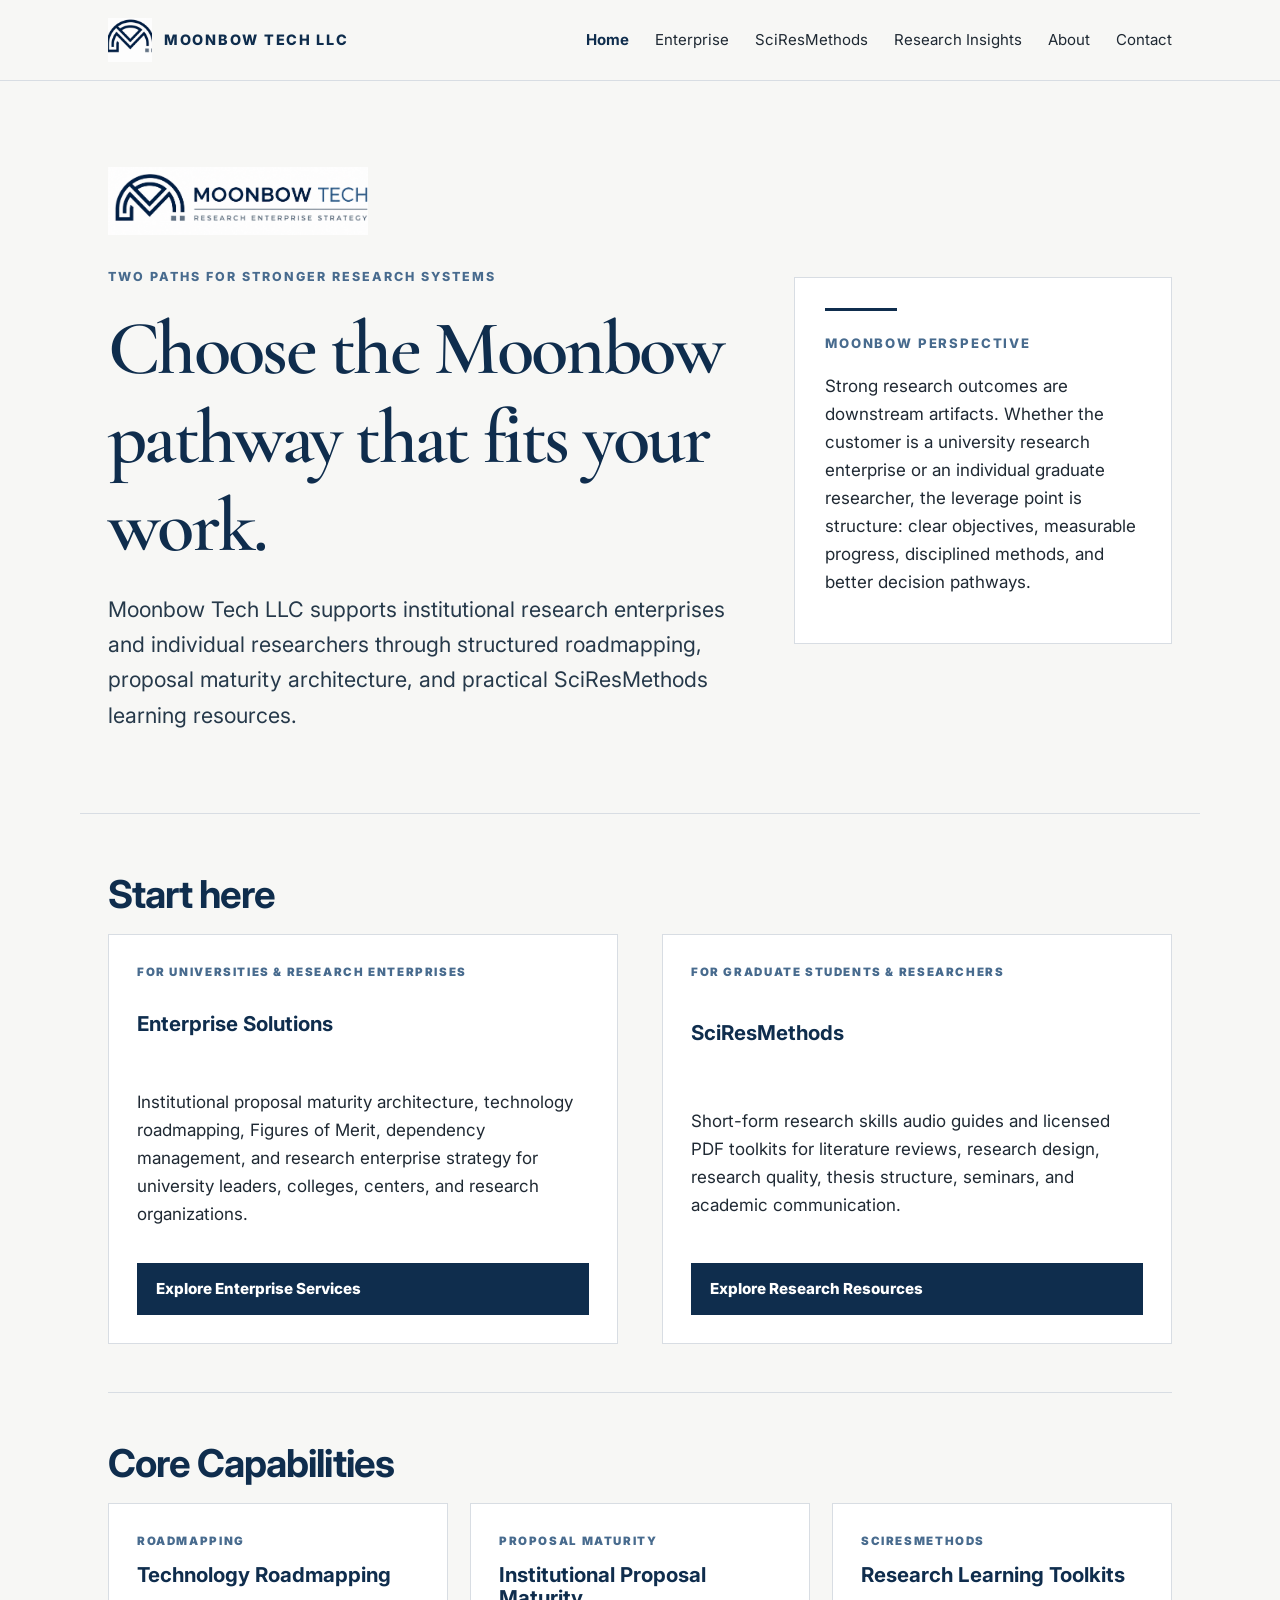
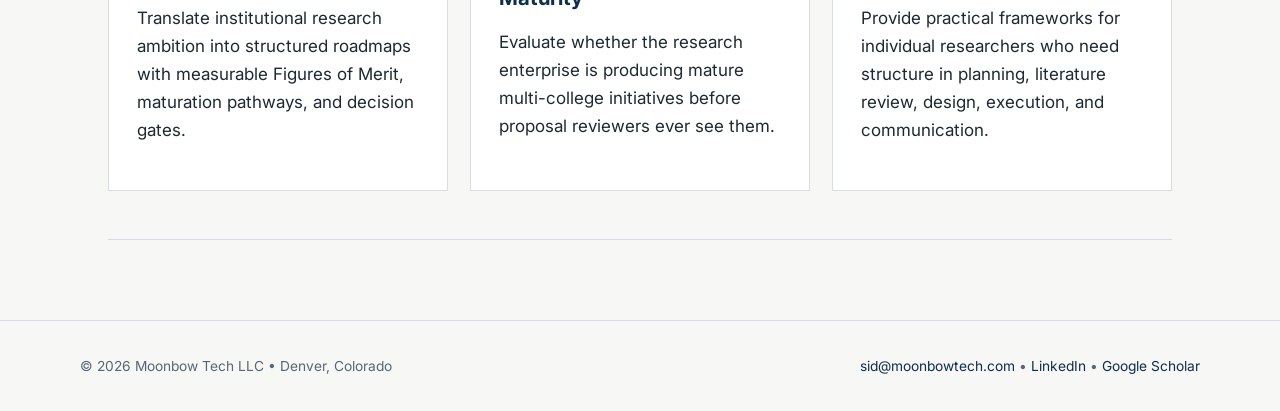
<file: index.html>
<!doctype html>
<html lang="en">
<head>
<meta charset="utf-8">
<meta name="viewport" content="width=device-width, initial-scale=1">
<title>Moonbow Tech LLC | Research Enterprise Strategy and SciResMethods</title>
<meta name="description" content="Moonbow Tech LLC supports research enterprises through institutional proposal maturity architecture and provides SciResMethods learning resources for graduate students and researchers.">
<link rel="icon" href="/favicon.ico">
<link rel="stylesheet" href="/styles.css">
<link rel="preconnect" href="https://fonts.googleapis.com">
<link rel="preconnect" href="https://fonts.gstatic.com" crossorigin>
<link href="https://fonts.googleapis.com/css2?family=Cormorant+Garamond:wght@500;600;700&family=Inter:wght@400;550;650;750;850&display=swap" rel="stylesheet">
<meta property="og:title" content="Moonbow Tech LLC">
<meta property="og:description" content="Research enterprise strategy for institutions and SciResMethods resources for graduate students and researchers.">
<meta property="og:type" content="website">
</head>
<body>
<header class="site-header">
  <nav class="nav">
    <a class="brand" href="/">
      <img src="/assets/moonbow-icon.png" alt="Moonbow Tech logo">
      <span>MOONBOW TECH LLC</span>
    </a>
    <div class="nav-links">
      <a class="active" href="/">Home</a>
      <a class="" href="/methodology/">Enterprise</a>
      <a class="" href="/sciresmethods/">SciResMethods</a>
      <a class="" href="/research-insights/">Research Insights</a>
      <a class="" href="/about/">About</a>
      <a class="" href="/contact/">Contact</a>
    </div>
  </nav>
</header>

<section class="hero">
  <div class="hero-grid">
    <div>
      <img class="logo-hero" src="/assets/moonbow-logo-primary.png" alt="Moonbow Tech — Research Enterprise Strategy">
      <div class="eyebrow">Two paths for stronger research systems</div>
      <h1>Choose the Moonbow pathway that fits your work.</h1>
      <p class="lead">Moonbow Tech LLC supports institutional research enterprises and individual researchers through structured roadmapping, proposal maturity architecture, and practical SciResMethods learning resources.</p>
    </div>
    <aside class="hero-card">
      <div class="rule"></div>
      <p class="kicker">Moonbow Perspective</p>
      <p>Strong research outcomes are downstream artifacts. Whether the customer is a university research enterprise or an individual graduate researcher, the leverage point is structure: clear objectives, measurable progress, disciplined methods, and better decision pathways.</p>
    </aside>
  </div>
</section>

<main>
  <section class="section">
    <h2>Start here</h2>
    <div class="grid-2 entry-grid">
      <div class="card entry-card">
        <div class="label">For Universities & Research Enterprises</div>
        <h3>Enterprise Solutions</h3>
        <p>Institutional proposal maturity architecture, technology roadmapping, Figures of Merit, dependency management, and research enterprise strategy for university leaders, colleges, centers, and research organizations.</p>
        <a class="btn primary" href="/methodology/">Explore Enterprise Services</a>
      </div>
      <div class="card entry-card">
        <div class="label">For Graduate Students & Researchers</div>
        <h3>SciResMethods</h3>
        <p>Short-form research skills audio guides and licensed PDF toolkits for literature reviews, research design, research quality, thesis structure, seminars, and academic communication.</p>
        <a class="btn primary" href="/sciresmethods/">Explore Research Resources</a>
      </div>
    </div>
  </section>

  <section class="section">
    <h2>Core Capabilities</h2>
    <div class="grid-3">
      <div class="card">
        <div class="label">Roadmapping</div>
        <h3>Technology Roadmapping</h3>
        <p>Translate institutional research ambition into structured roadmaps with measurable Figures of Merit, maturation pathways, and decision gates.</p>
      </div>
      <div class="card">
        <div class="label">Proposal Maturity</div>
        <h3>Institutional Proposal Maturity</h3>
        <p>Evaluate whether the research enterprise is producing mature multi-college initiatives before proposal reviewers ever see them.</p>
      </div>
      <div class="card">
        <div class="label">SciResMethods</div>
        <h3>Research Learning Toolkits</h3>
        <p>Provide practical frameworks for individual researchers who need structure in planning, literature review, design, execution, and communication.</p>
      </div>
    </div>
  </section>
</main>

<footer class="footer">
  <div class="footer-inner">
    <div>© 2026 Moonbow Tech LLC • Denver, Colorado</div>
    <div><a href="mailto:sid@moonbowtech.com">sid@moonbowtech.com</a> • <a href="https://linkedin.com/in/siddharthsuryanarayanan">LinkedIn</a> • <a href="https://scholar.google.com/citations?user=jVPhG2cAAAAJ&hl=en">Google Scholar</a></div>
  </div>
</footer>
</body>
</html>
</file>
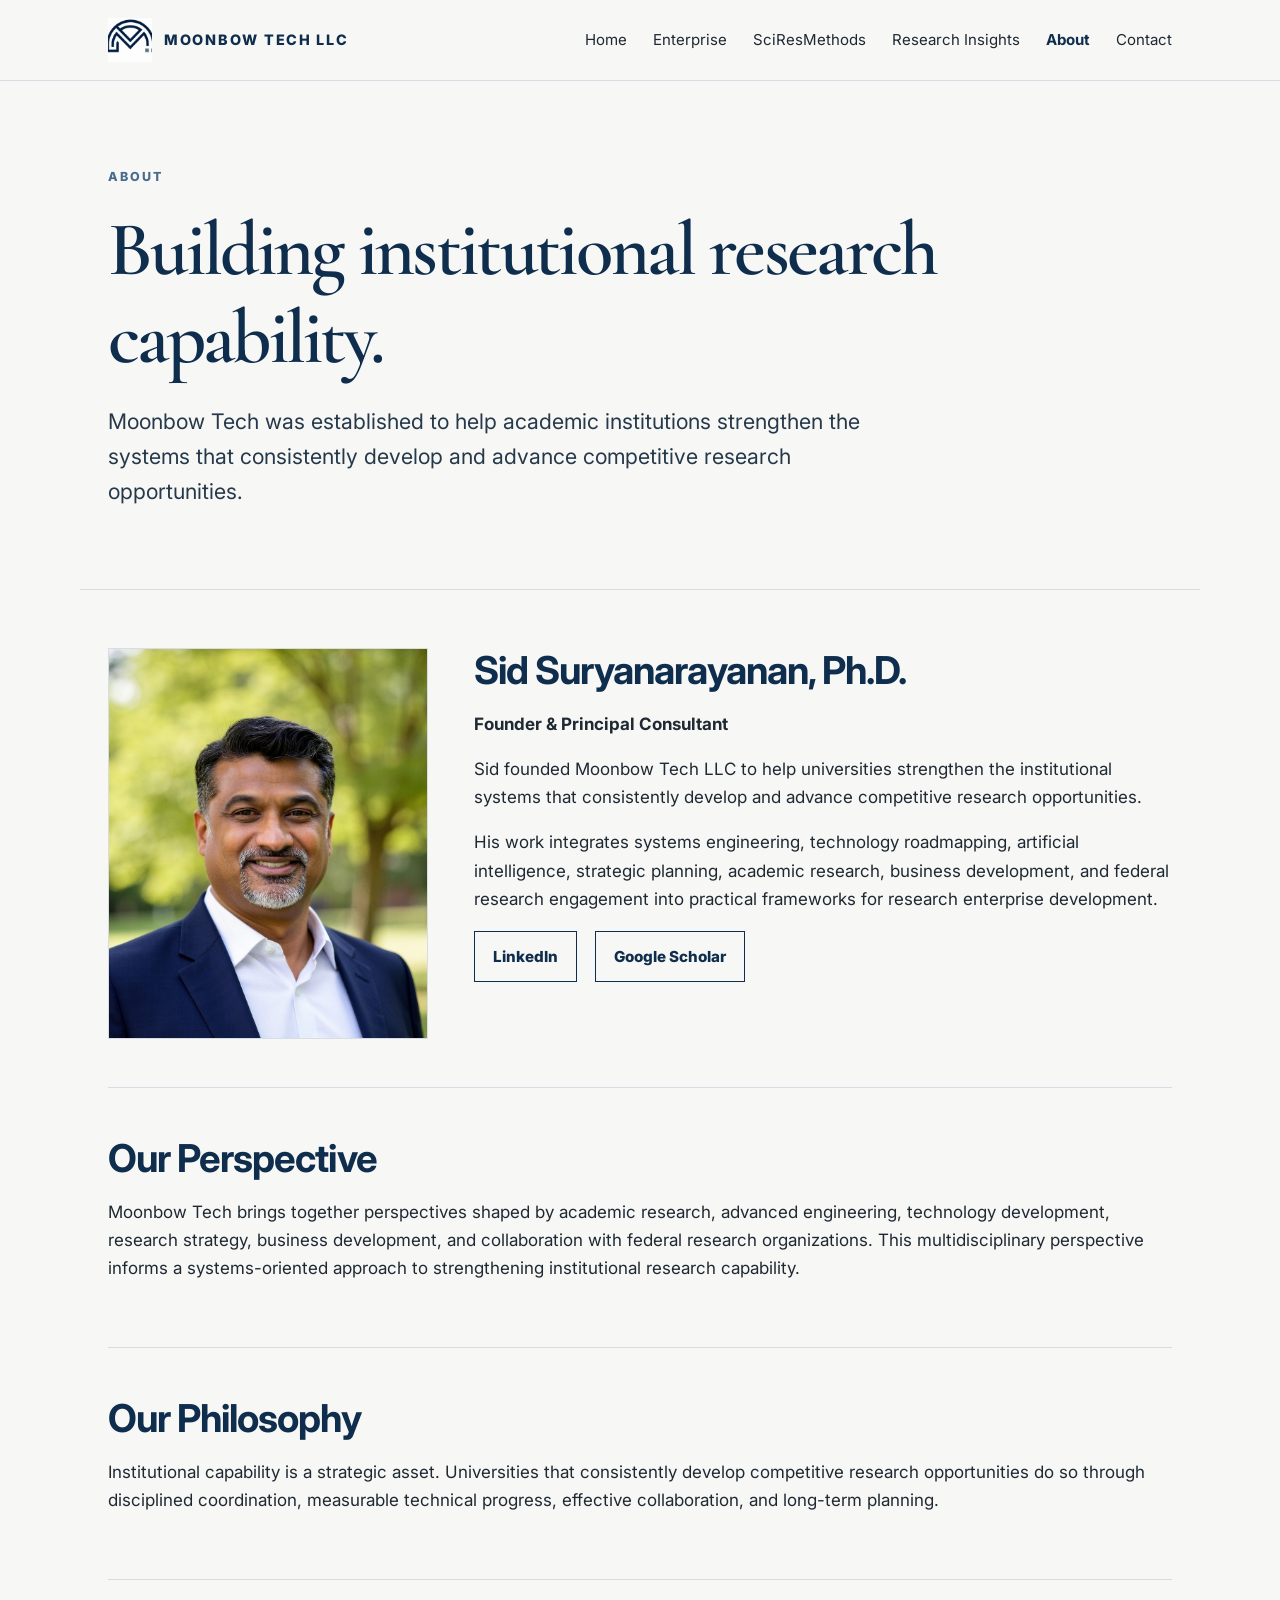
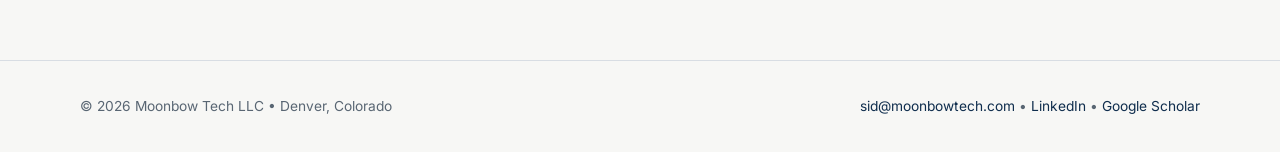
<file: about/index.html>
<!doctype html>
<html lang="en">
<head>
<meta charset="utf-8">
<meta name="viewport" content="width=device-width, initial-scale=1">
<title>About | Moonbow Tech</title>
<meta name="description" content="About Moonbow Tech LLC and Sid Suryanarayanan, Ph.D., founder and principal consultant.">
<link rel="icon" href="/favicon.ico">
<link rel="stylesheet" href="/styles.css">
<link rel="preconnect" href="https://fonts.googleapis.com">
<link rel="preconnect" href="https://fonts.gstatic.com" crossorigin>
<link href="https://fonts.googleapis.com/css2?family=Cormorant+Garamond:wght@500;600;700&family=Inter:wght@400;550;650;750;850&display=swap" rel="stylesheet">
<meta property="og:title" content="About | Moonbow Tech">
<meta property="og:description" content="About Moonbow Tech LLC and Sid Suryanarayanan, Ph.D., founder and principal consultant.">
<meta property="og:type" content="website">
</head>
<body>
<header class="site-header">
  <nav class="nav">
    <a class="brand" href="/">
      <img src="/assets/moonbow-icon.png" alt="Moonbow Tech logo">
      <span>MOONBOW TECH LLC</span>
    </a>
    <div class="nav-links">
      <a class="" href="/">Home</a>
      <a class="" href="/methodology/">Enterprise</a>
      <a class="" href="/sciresmethods/">SciResMethods</a>
      <a class="" href="/research-insights/">Research Insights</a>
      <a class="active" href="/about/">About</a>
      <a class="" href="/contact/">Contact</a>
    </div>
  </nav>
</header>

<section class="hero">
  <div>
    <div class="eyebrow">About</div>
    <h1>Building institutional research capability.</h1>
    <p class="lead">Moonbow Tech was established to help academic institutions strengthen the systems that consistently develop and advance competitive research opportunities.</p>
  </div>
</section>
<main>
  <section class="section profile">
    <img src="/assets/sid-suryanarayanan-headshot.jpg" alt="Sid Suryanarayanan, Ph.D.">
    <div>
      <h2>Sid Suryanarayanan, Ph.D.</h2>
      <p><strong>Founder & Principal Consultant</strong></p>
      <p>Sid founded Moonbow Tech LLC to help universities strengthen the institutional systems that consistently develop and advance competitive research opportunities.</p>
      <p>His work integrates systems engineering, technology roadmapping, artificial intelligence, strategic planning, academic research, business development, and federal research engagement into practical frameworks for research enterprise development.</p>
      <div class="profile-links">
        <a class="btn secondary" href="https://linkedin.com/in/siddharthsuryanarayanan">LinkedIn</a>
        <a class="btn secondary" href="https://scholar.google.com/citations?user=jVPhG2cAAAAJ&hl=en">Google Scholar</a>
      </div>
    </div>
  </section>
  <section class="section">
    <h2>Our Perspective</h2>
    <p>Moonbow Tech brings together perspectives shaped by academic research, advanced engineering, technology development, research strategy, business development, and collaboration with federal research organizations. This multidisciplinary perspective informs a systems-oriented approach to strengthening institutional research capability.</p>
  </section>
  <section class="section">
    <h2>Our Philosophy</h2>
    <p>Institutional capability is a strategic asset. Universities that consistently develop competitive research opportunities do so through disciplined coordination, measurable technical progress, effective collaboration, and long-term planning.</p>
  </section>
</main>

<footer class="footer">
  <div class="footer-inner">
    <div>© 2026 Moonbow Tech LLC • Denver, Colorado</div>
    <div><a href="mailto:sid@moonbowtech.com">sid@moonbowtech.com</a> • <a href="https://linkedin.com/in/siddharthsuryanarayanan">LinkedIn</a> • <a href="https://scholar.google.com/citations?user=jVPhG2cAAAAJ&hl=en">Google Scholar</a></div>
  </div>
</footer>
</body>
</html>
</file>
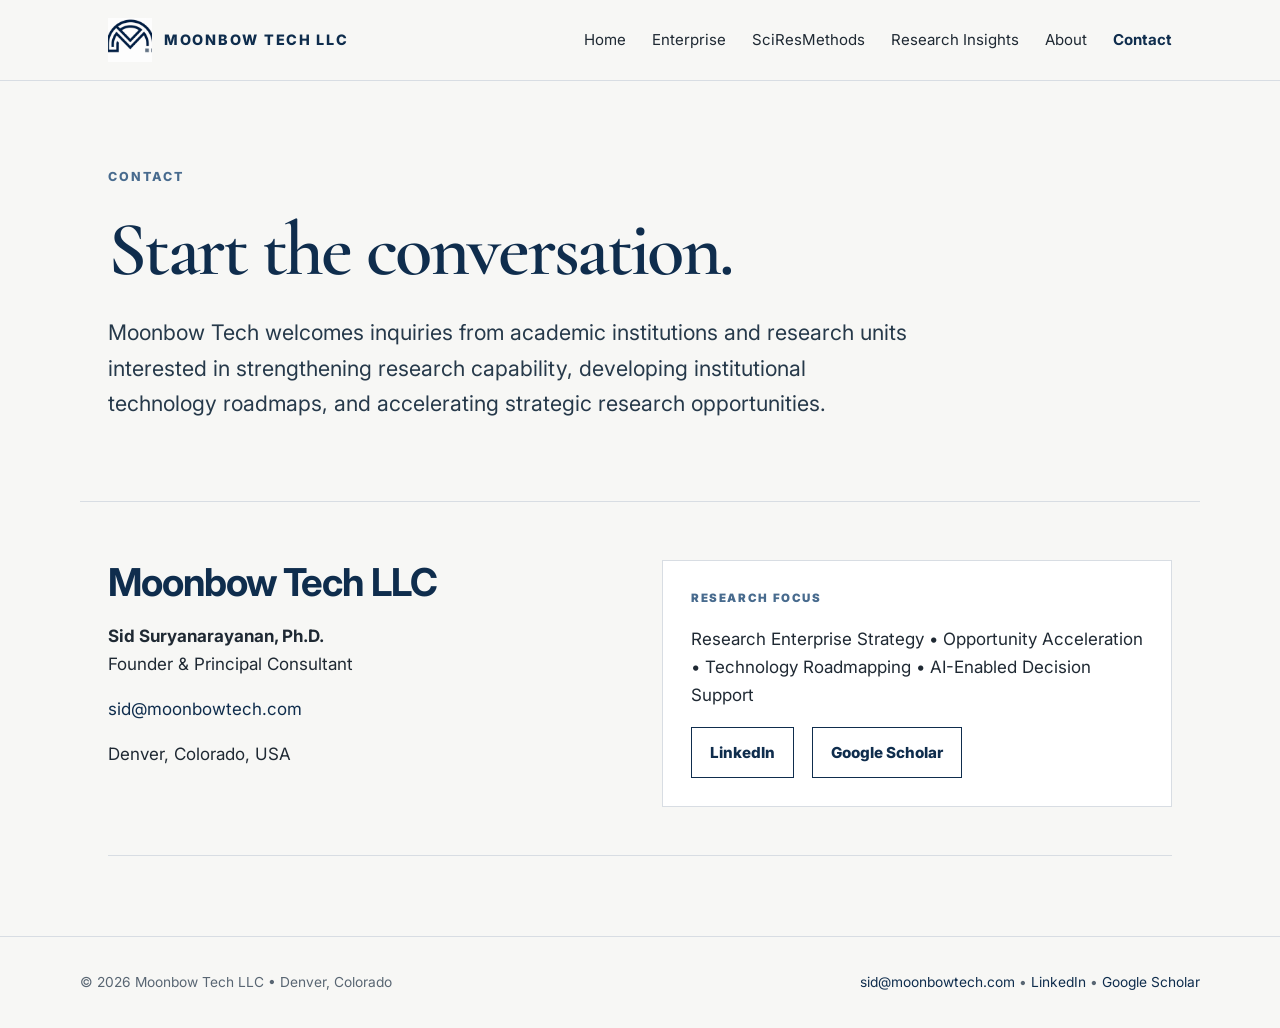
<file: contact/index.html>
<!doctype html>
<html lang="en">
<head>
<meta charset="utf-8">
<meta name="viewport" content="width=device-width, initial-scale=1">
<title>Contact | Moonbow Tech</title>
<meta name="description" content="Contact Moonbow Tech LLC for research enterprise strategy, opportunity acceleration, and technology roadmapping.">
<link rel="icon" href="/favicon.ico">
<link rel="stylesheet" href="/styles.css">
<link rel="preconnect" href="https://fonts.googleapis.com">
<link rel="preconnect" href="https://fonts.gstatic.com" crossorigin>
<link href="https://fonts.googleapis.com/css2?family=Cormorant+Garamond:wght@500;600;700&family=Inter:wght@400;550;650;750;850&display=swap" rel="stylesheet">
<meta property="og:title" content="Contact | Moonbow Tech">
<meta property="og:description" content="Contact Moonbow Tech LLC for research enterprise strategy, opportunity acceleration, and technology roadmapping.">
<meta property="og:type" content="website">
</head>
<body>
<header class="site-header">
  <nav class="nav">
    <a class="brand" href="/">
      <img src="/assets/moonbow-icon.png" alt="Moonbow Tech logo">
      <span>MOONBOW TECH LLC</span>
    </a>
    <div class="nav-links">
      <a class="" href="/">Home</a>
      <a class="" href="/methodology/">Enterprise</a>
      <a class="" href="/sciresmethods/">SciResMethods</a>
      <a class="" href="/research-insights/">Research Insights</a>
      <a class="" href="/about/">About</a>
      <a class="active" href="/contact/">Contact</a>
    </div>
  </nav>
</header>

<section class="hero">
  <div>
    <div class="eyebrow">Contact</div>
    <h1>Start the conversation.</h1>
    <p class="lead">Moonbow Tech welcomes inquiries from academic institutions and research units interested in strengthening research capability, developing institutional technology roadmaps, and accelerating strategic research opportunities.</p>
  </div>
</section>
<main>
  <section class="section grid-2">
    <div>
      <h2>Moonbow Tech LLC</h2>
      <p><strong>Sid Suryanarayanan, Ph.D.</strong><br>Founder & Principal Consultant</p>
      <p><a href="mailto:sid@moonbowtech.com">sid@moonbowtech.com</a></p>
      <p>Denver, Colorado, USA</p>
    </div>
    <div class="card">
      <div class="label">Research Focus</div>
      <p>Research Enterprise Strategy • Opportunity Acceleration • Technology Roadmapping • AI-Enabled Decision Support</p>
      <div class="profile-links">
        <a class="btn secondary" href="https://linkedin.com/in/siddharthsuryanarayanan">LinkedIn</a>
        <a class="btn secondary" href="https://scholar.google.com/citations?user=jVPhG2cAAAAJ&hl=en">Google Scholar</a>
      </div>
    </div>
  </section>
</main>

<footer class="footer">
  <div class="footer-inner">
    <div>© 2026 Moonbow Tech LLC • Denver, Colorado</div>
    <div><a href="mailto:sid@moonbowtech.com">sid@moonbowtech.com</a> • <a href="https://linkedin.com/in/siddharthsuryanarayanan">LinkedIn</a> • <a href="https://scholar.google.com/citations?user=jVPhG2cAAAAJ&hl=en">Google Scholar</a></div>
  </div>
</footer>
</body>
</html>
</file>
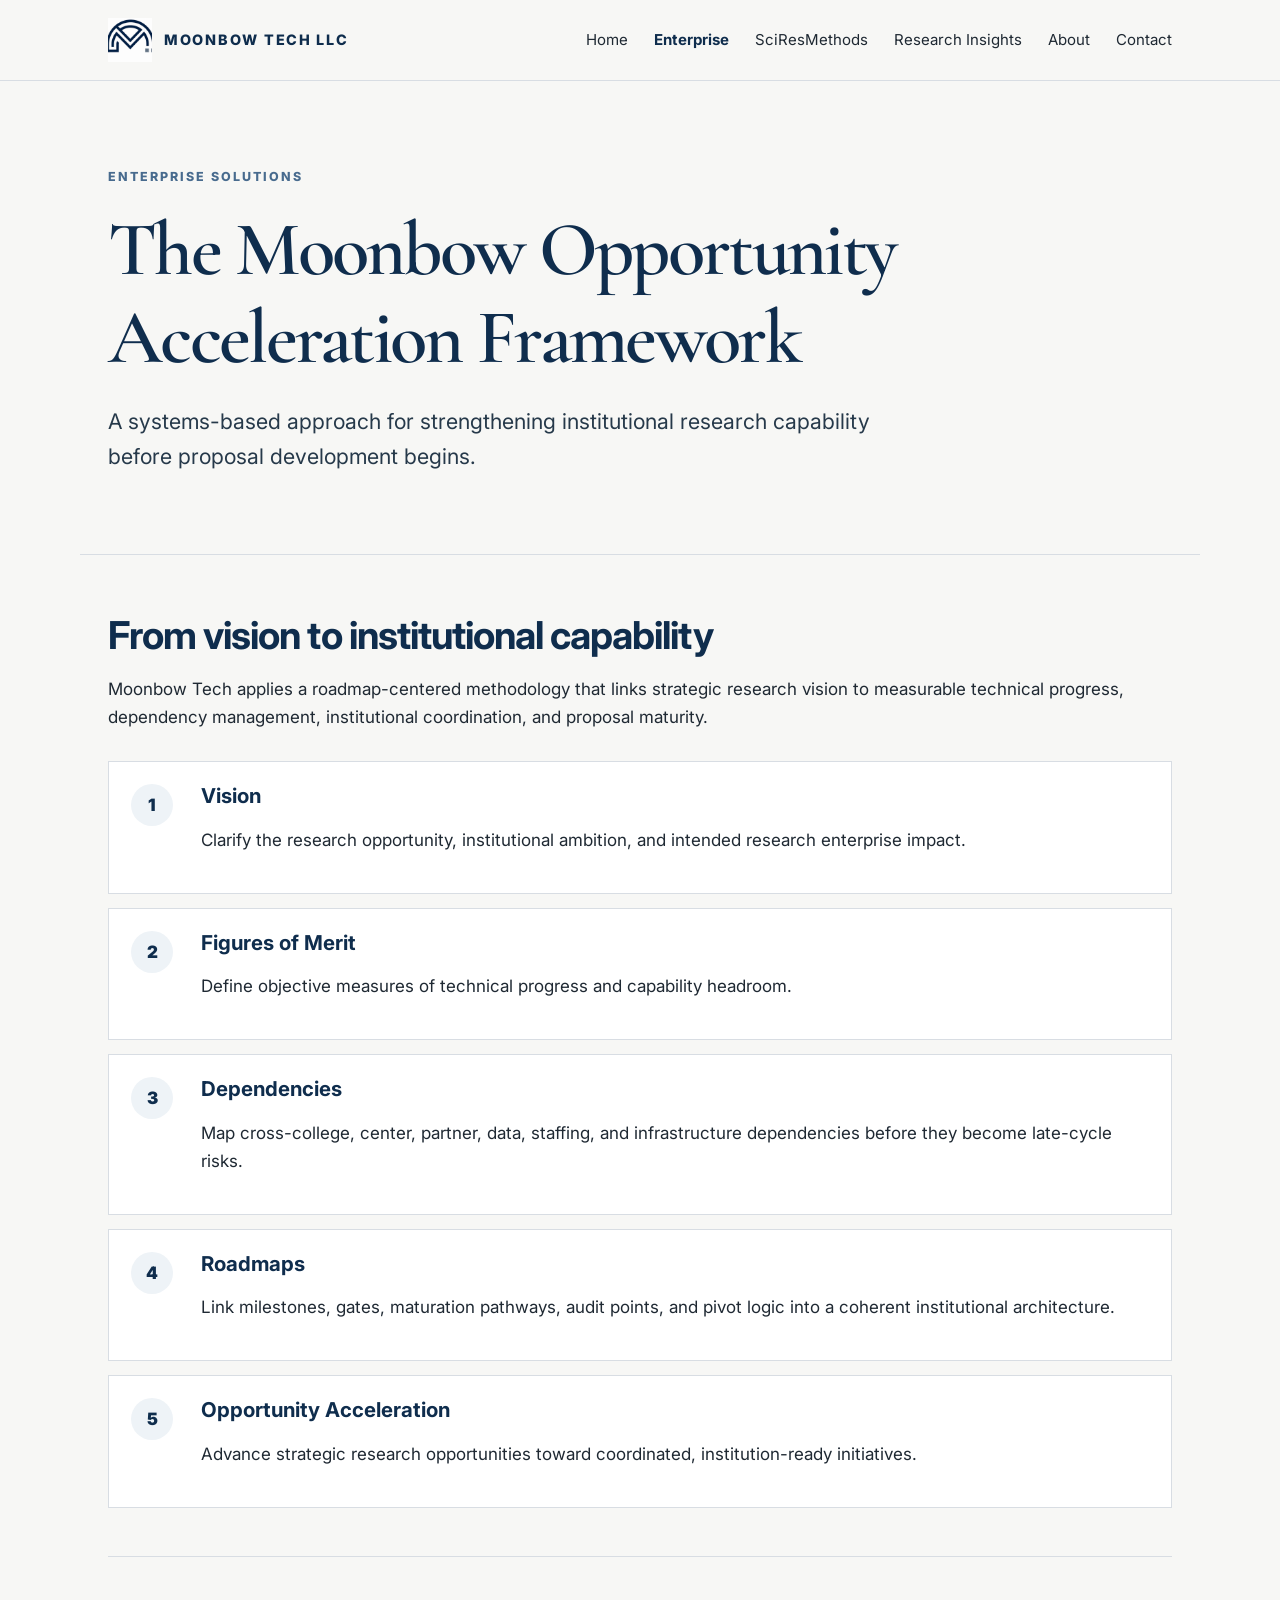
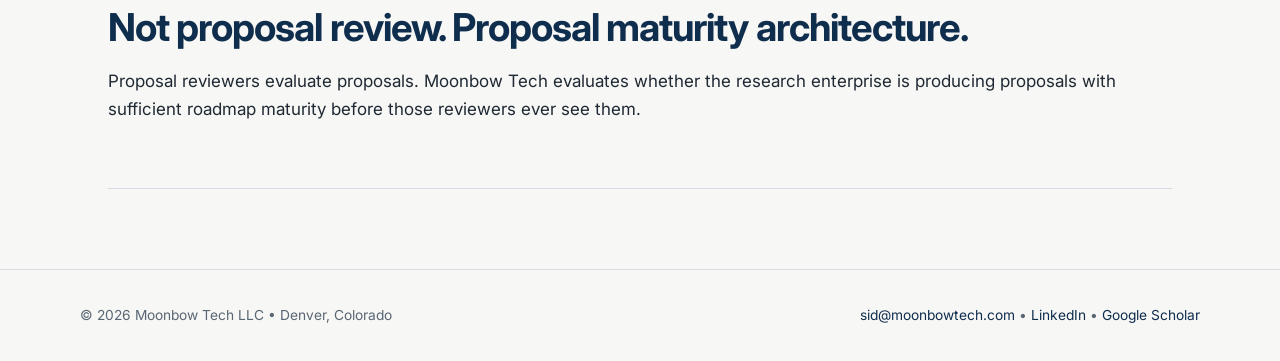
<file: methodology/index.html>
<!doctype html>
<html lang="en">
<head>
<meta charset="utf-8">
<meta name="viewport" content="width=device-width, initial-scale=1">
<title>Enterprise Solutions | Moonbow Tech</title>
<meta name="description" content="The Moonbow Opportunity Acceleration Framework for institutional research capability, roadmapping, Figures of Merit, and proposal maturity architecture.">
<link rel="icon" href="/favicon.ico">
<link rel="stylesheet" href="/styles.css">
<link rel="preconnect" href="https://fonts.googleapis.com">
<link rel="preconnect" href="https://fonts.gstatic.com" crossorigin>
<link href="https://fonts.googleapis.com/css2?family=Cormorant+Garamond:wght@500;600;700&family=Inter:wght@400;550;650;750;850&display=swap" rel="stylesheet">
<meta property="og:title" content="Methodology | Moonbow Tech">
<meta property="og:description" content="The Moonbow Opportunity Acceleration Framework for institutional research capability, roadmapping, Figures of Merit, and proposal maturity architecture.">
<meta property="og:type" content="website">
</head>
<body>
<header class="site-header">
  <nav class="nav">
    <a class="brand" href="/">
      <img src="/assets/moonbow-icon.png" alt="Moonbow Tech logo">
      <span>MOONBOW TECH LLC</span>
    </a>
    <div class="nav-links">
      <a class="" href="/">Home</a>
      <a class="active" href="/methodology/">Enterprise</a>
      <a class="" href="/sciresmethods/">SciResMethods</a>
      <a class="" href="/research-insights/">Research Insights</a>
      <a class="" href="/about/">About</a>
      <a class="" href="/contact/">Contact</a>
    </div>
  </nav>
</header>

<section class="hero">
  <div>
    <div class="eyebrow">Enterprise Solutions</div>
    <h1>The Moonbow Opportunity Acceleration Framework</h1>
    <p class="lead">A systems-based approach for strengthening institutional research capability before proposal development begins.</p>
  </div>
</section>
<main>
  <section class="section">
    <h2>From vision to institutional capability</h2>
    <p>Moonbow Tech applies a roadmap-centered methodology that links strategic research vision to measurable technical progress, dependency management, institutional coordination, and proposal maturity.</p>
    <div class="process">
      <div class="process-step"><div class="step-num">1</div><div><h3>Vision</h3><p>Clarify the research opportunity, institutional ambition, and intended research enterprise impact.</p></div></div>
      <div class="process-step"><div class="step-num">2</div><div><h3>Figures of Merit</h3><p>Define objective measures of technical progress and capability headroom.</p></div></div>
      <div class="process-step"><div class="step-num">3</div><div><h3>Dependencies</h3><p>Map cross-college, center, partner, data, staffing, and infrastructure dependencies before they become late-cycle risks.</p></div></div>
      <div class="process-step"><div class="step-num">4</div><div><h3>Roadmaps</h3><p>Link milestones, gates, maturation pathways, audit points, and pivot logic into a coherent institutional architecture.</p></div></div>
      <div class="process-step"><div class="step-num">5</div><div><h3>Opportunity Acceleration</h3><p>Advance strategic research opportunities toward coordinated, institution-ready initiatives.</p></div></div>
    </div>
  </section>
  <section class="section">
    <h2>Not proposal review. Proposal maturity architecture.</h2>
    <p>Proposal reviewers evaluate proposals. Moonbow Tech evaluates whether the research enterprise is producing proposals with sufficient roadmap maturity before those reviewers ever see them.</p>
  </section>
</main>

<footer class="footer">
  <div class="footer-inner">
    <div>© 2026 Moonbow Tech LLC • Denver, Colorado</div>
    <div><a href="mailto:sid@moonbowtech.com">sid@moonbowtech.com</a> • <a href="https://linkedin.com/in/siddharthsuryanarayanan">LinkedIn</a> • <a href="https://scholar.google.com/citations?user=jVPhG2cAAAAJ&hl=en">Google Scholar</a></div>
  </div>
</footer>
</body>
</html>
</file>
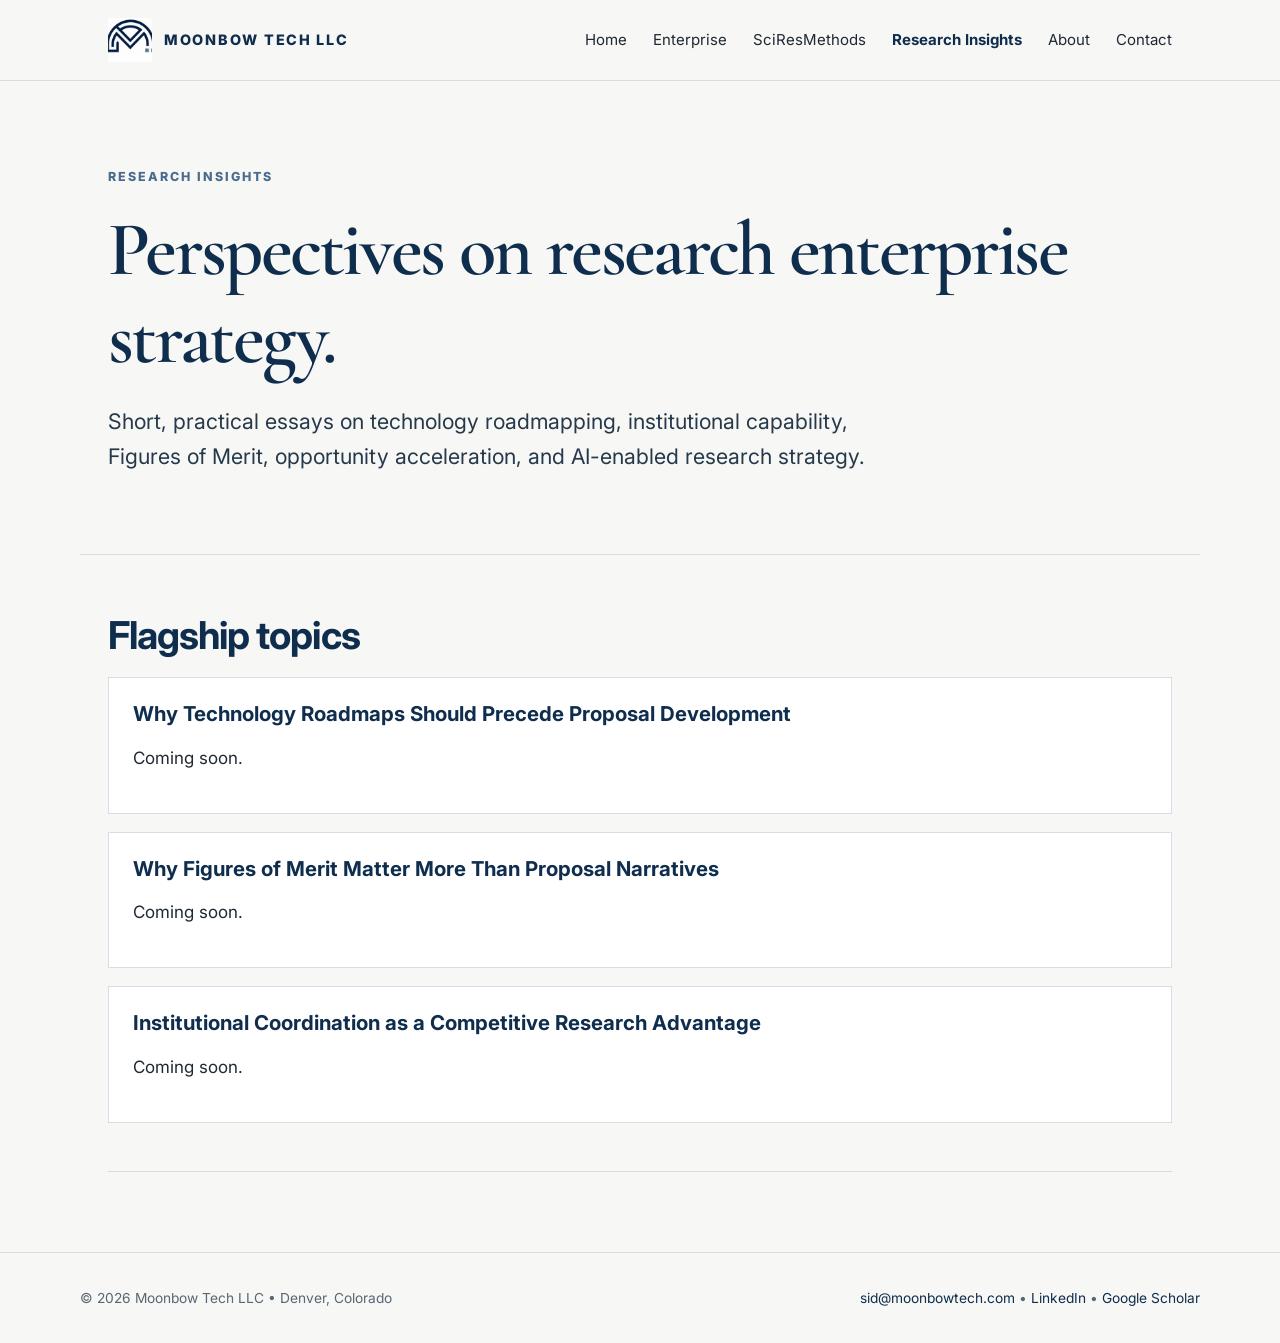
<file: research-insights/index.html>
<!doctype html>
<html lang="en">
<head>
<meta charset="utf-8">
<meta name="viewport" content="width=device-width, initial-scale=1">
<title>Research Insights | Moonbow Tech</title>
<meta name="description" content="Research insights on opportunity acceleration, technology roadmapping, Figures of Merit, and institutional research capability.">
<link rel="icon" href="/favicon.ico">
<link rel="stylesheet" href="/styles.css">
<link rel="preconnect" href="https://fonts.googleapis.com">
<link rel="preconnect" href="https://fonts.gstatic.com" crossorigin>
<link href="https://fonts.googleapis.com/css2?family=Cormorant+Garamond:wght@500;600;700&family=Inter:wght@400;550;650;750;850&display=swap" rel="stylesheet">
<meta property="og:title" content="Research Insights | Moonbow Tech">
<meta property="og:description" content="Research insights on opportunity acceleration, technology roadmapping, Figures of Merit, and institutional research capability.">
<meta property="og:type" content="website">
</head>
<body>
<header class="site-header">
  <nav class="nav">
    <a class="brand" href="/">
      <img src="/assets/moonbow-icon.png" alt="Moonbow Tech logo">
      <span>MOONBOW TECH LLC</span>
    </a>
    <div class="nav-links">
      <a class="" href="/">Home</a>
      <a class="" href="/methodology/">Enterprise</a>
      <a class="" href="/sciresmethods/">SciResMethods</a>
      <a class="active" href="/research-insights/">Research Insights</a>
      <a class="" href="/about/">About</a>
      <a class="" href="/contact/">Contact</a>
    </div>
  </nav>
</header>

<section class="hero">
  <div>
    <div class="eyebrow">Research Insights</div>
    <h1>Perspectives on research enterprise strategy.</h1>
    <p class="lead">Short, practical essays on technology roadmapping, institutional capability, Figures of Merit, opportunity acceleration, and AI-enabled research strategy.</p>
  </div>
</section>
<main>
  <section class="section">
    <h2>Flagship topics</h2>
    <div class="insight-list">
      <article class="insight"><h3>Why Technology Roadmaps Should Precede Proposal Development</h3><p>Coming soon.</p></article>
      <article class="insight"><h3>Why Figures of Merit Matter More Than Proposal Narratives</h3><p>Coming soon.</p></article>
      <article class="insight"><h3>Institutional Coordination as a Competitive Research Advantage</h3><p>Coming soon.</p></article>
    </div>
  </section>
</main>

<footer class="footer">
  <div class="footer-inner">
    <div>© 2026 Moonbow Tech LLC • Denver, Colorado</div>
    <div><a href="mailto:sid@moonbowtech.com">sid@moonbowtech.com</a> • <a href="https://linkedin.com/in/siddharthsuryanarayanan">LinkedIn</a> • <a href="https://scholar.google.com/citations?user=jVPhG2cAAAAJ&hl=en">Google Scholar</a></div>
  </div>
</footer>
</body>
</html>
</file>
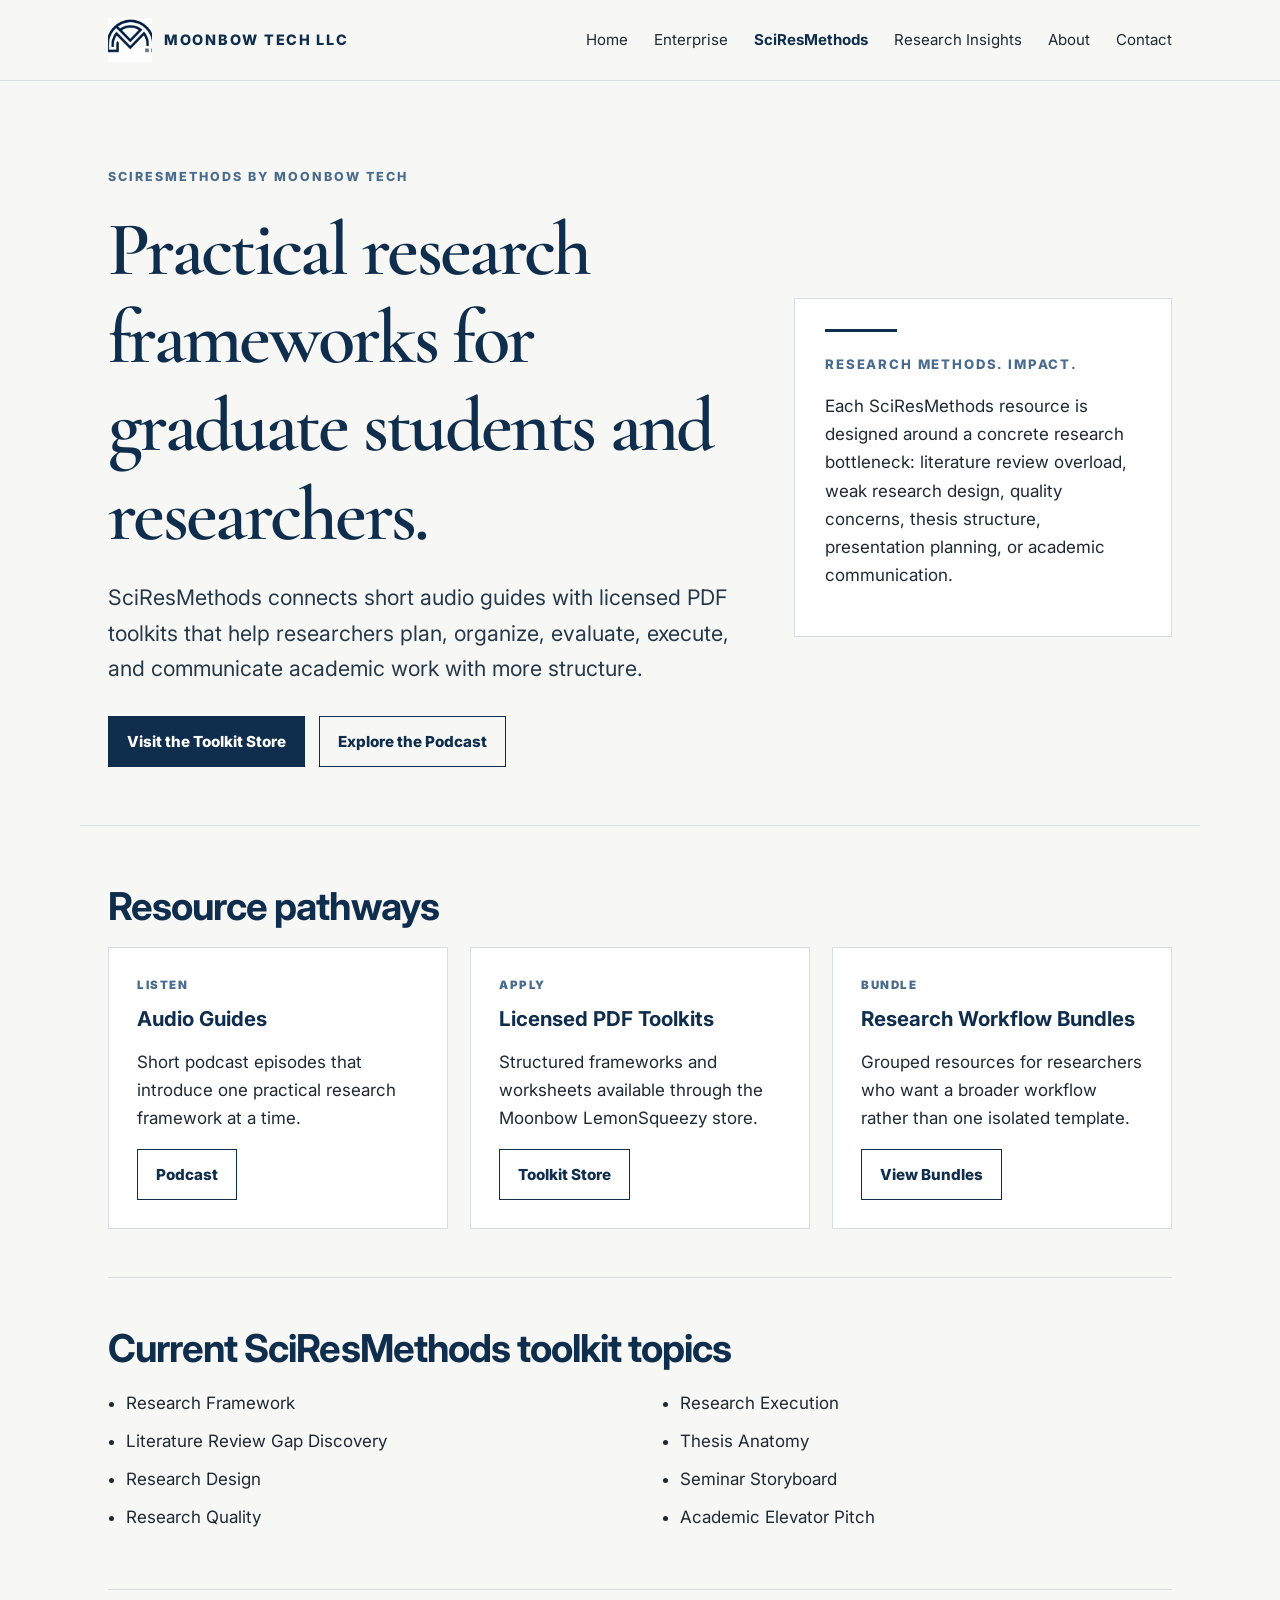
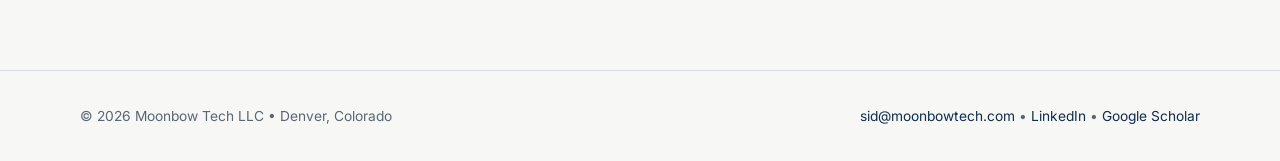
<file: sciresmethods/index.html>
<!doctype html>
<html lang="en">
<head>
<meta charset="utf-8">
<meta name="viewport" content="width=device-width, initial-scale=1">
<title>SciResMethods | Moonbow Tech</title>
<meta name="description" content="SciResMethods by Moonbow Tech provides short research skills audio guides and licensed PDF toolkits for graduate students, researchers, and early-career academics.">
<link rel="icon" href="/favicon.ico">
<link rel="stylesheet" href="/styles.css">
<link rel="preconnect" href="https://fonts.googleapis.com">
<link rel="preconnect" href="https://fonts.gstatic.com" crossorigin>
<link href="https://fonts.googleapis.com/css2?family=Cormorant+Garamond:wght@500;600;700&family=Inter:wght@400;550;650;750;850&display=swap" rel="stylesheet">
<meta property="og:title" content="SciResMethods | Moonbow Tech">
<meta property="og:description" content="Practical research frameworks, audio guides, and licensed PDF toolkits for graduate students and researchers.">
<meta property="og:type" content="website">
</head>
<body>
<header class="site-header">
  <nav class="nav">
    <a class="brand" href="/">
      <img src="/assets/moonbow-icon.png" alt="Moonbow Tech logo">
      <span>MOONBOW TECH LLC</span>
    </a>
    <div class="nav-links">
      <a class="" href="/">Home</a>
      <a class="" href="/methodology/">Enterprise</a>
      <a class="active" href="/sciresmethods/">SciResMethods</a>
      <a class="" href="/research-insights/">Research Insights</a>
      <a class="" href="/about/">About</a>
      <a class="" href="/contact/">Contact</a>
    </div>
  </nav>
</header>

<section class="hero">
  <div class="hero-grid">
    <div>
      <div class="eyebrow">SciResMethods by Moonbow Tech</div>
      <h1>Practical research frameworks for graduate students and researchers.</h1>
      <p class="lead">SciResMethods connects short audio guides with licensed PDF toolkits that help researchers plan, organize, evaluate, execute, and communicate academic work with more structure.</p>
      <div class="btn-row">
        <a class="btn primary" href="https://moonbow.lemonsqueezy.com">Visit the Toolkit Store</a>
        <a class="btn secondary" href="/sciresmethods/podcast/">Explore the Podcast</a>
      </div>
    </div>
    <aside class="hero-card">
      <div class="rule"></div>
      <p class="kicker">Research Methods. Impact.</p>
      <p>Each SciResMethods resource is designed around a concrete research bottleneck: literature review overload, weak research design, quality concerns, thesis structure, presentation planning, or academic communication.</p>
    </aside>
  </div>
</section>

<main>
  <section class="section">
    <h2>Resource pathways</h2>
    <div class="grid-3">
      <div class="card">
        <div class="label">Listen</div>
        <h3>Audio Guides</h3>
        <p>Short podcast episodes that introduce one practical research framework at a time.</p>
        <a class="btn secondary" href="/sciresmethods/podcast/">Podcast</a>
      </div>
      <div class="card">
        <div class="label">Apply</div>
        <h3>Licensed PDF Toolkits</h3>
        <p>Structured frameworks and worksheets available through the Moonbow LemonSqueezy store.</p>
        <a class="btn secondary" href="https://moonbow.lemonsqueezy.com">Toolkit Store</a>
      </div>
      <div class="card">
        <div class="label">Bundle</div>
        <h3>Research Workflow Bundles</h3>
        <p>Grouped resources for researchers who want a broader workflow rather than one isolated template.</p>
        <a class="btn secondary" href="https://moonbow.lemonsqueezy.com">View Bundles</a>
      </div>
    </div>
  </section>

  <section class="section">
    <h2>Current SciResMethods toolkit topics</h2>
    <div class="grid-2">
      <div>
        <ul class="clean-list">
          <li>Research Framework</li>
          <li>Literature Review Gap Discovery</li>
          <li>Research Design</li>
          <li>Research Quality</li>
        </ul>
      </div>
      <div>
        <ul class="clean-list">
          <li>Research Execution</li>
          <li>Thesis Anatomy</li>
          <li>Seminar Storyboard</li>
          <li>Academic Elevator Pitch</li>
        </ul>
      </div>
    </div>
  </section>
</main>

<footer class="footer">
  <div class="footer-inner">
    <div>© 2026 Moonbow Tech LLC • Denver, Colorado</div>
    <div><a href="mailto:sid@moonbowtech.com">sid@moonbowtech.com</a> • <a href="https://linkedin.com/in/siddharthsuryanarayanan">LinkedIn</a> • <a href="https://scholar.google.com/citations?user=jVPhG2cAAAAJ&hl=en">Google Scholar</a></div>
  </div>
</footer>
</body>
</html>
</file>
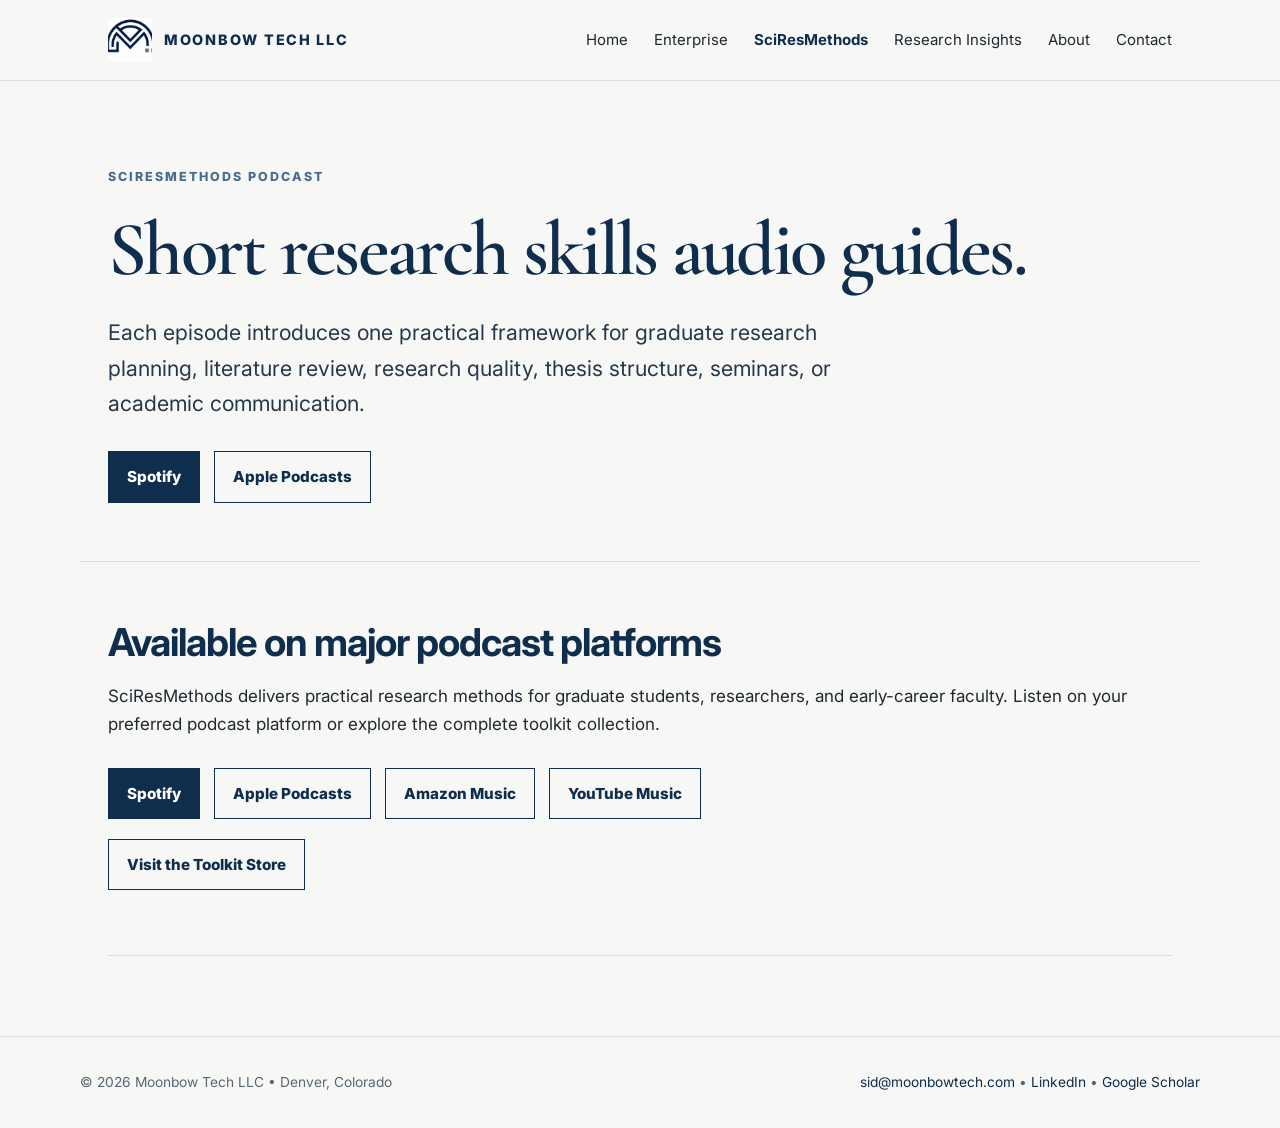
<file: sciresmethods/podcast/index.html>
<!doctype html>
<html lang="en">
<head>
<meta charset="utf-8">
<meta name="viewport" content="width=device-width, initial-scale=1">
<title>SciResMethods Podcast | Moonbow Tech</title>
<meta name="description" content="Listen to SciResMethods short research skills audio guides from Moonbow Tech.">
<link rel="icon" href="/favicon.ico">
<link rel="stylesheet" href="/styles.css">
<link rel="preconnect" href="https://fonts.googleapis.com">
<link rel="preconnect" href="https://fonts.gstatic.com" crossorigin>
<link href="https://fonts.googleapis.com/css2?family=Cormorant+Garamond:wght@500;600;700&family=Inter:wght@400;550;650;750;850&display=swap" rel="stylesheet">
</head>
<body>
<header class="site-header">
  <nav class="nav">
    <a class="brand" href="/">
      <img src="/assets/moonbow-icon.png" alt="Moonbow Tech logo">
      <span>MOONBOW TECH LLC</span>
    </a>
    <div class="nav-links">
      <a class="" href="/">Home</a>
      <a class="" href="/methodology/">Enterprise</a>
      <a class="active" href="/sciresmethods/">SciResMethods</a>
      <a class="" href="/research-insights/">Research Insights</a>
      <a class="" href="/about/">About</a>
      <a class="" href="/contact/">Contact</a>
    </div>
  </nav>
</header>
<section class="hero">
  <div>
    <div class="eyebrow">SciResMethods Podcast</div>
    <h1>Short research skills audio guides.</h1>
    <p class="lead">Each episode introduces one practical framework for graduate research planning, literature review, research quality, thesis structure, seminars, or academic communication.</p>
    <div class="btn-row">
      <a class="btn primary" href="https://open.spotify.com/show/033usLXmE0QENQGMiFOmX6?si=80cf6d0e59b0494c" target="_blank">Spotify</a>
      <a class="btn secondary" href="https://podcasts.apple.com/us/podcast/sciresmethods/id6786114372">Apple Podcasts</a>
    </div>
  </div>
</section>
<main>
  <section class="section">
    <h2>Available on major podcast platforms</h2>
    <p>SciResMethods delivers practical research methods for graduate students, researchers, and early-career faculty. Listen on your preferred podcast platform or explore the complete toolkit collection.</p>

<div class="btn-row">
    <a class="btn primary" href="https://open.spotify.com/show/033usLXmE0QENQGMiFOmX6?si=80cf6d0e59b0494c" target="_blank">Spotify</a>
    <a class="btn secondary" href="https://podcasts.apple.com/us/podcast/sciresmethods/id6786114372" target="_blank">Apple Podcasts</a>
    <a class="btn secondary" href="https://music.amazon.com/podcasts/87c30f8b-6719-43fe-804c-fe805aa6786e/sciresmethods" target="_blank">Amazon Music</a>
    <a class="btn secondary" href="https://www.youtube.com/playlist?list=PLZbxyUEeB7G4" target="_blank">YouTube Music</a>
</div>

<p style="margin-top:20px;">
    <a class="btn secondary" href="https://moonbow.lemonsqueezy.com/" target="_blank">Visit the Toolkit Store</a>
</p>
  </section>
</main>
<footer class="footer">
  <div class="footer-inner">
    <div>© 2026 Moonbow Tech LLC • Denver, Colorado</div>
    <div><a href="mailto:sid@moonbowtech.com">sid@moonbowtech.com</a> • <a href="https://linkedin.com/in/siddharthsuryanarayanan">LinkedIn</a> • <a href="https://scholar.google.com/citations?user=jVPhG2cAAAAJ&hl=en">Google Scholar</a></div>
  </div>
</footer>
</body>
</html>
</file>
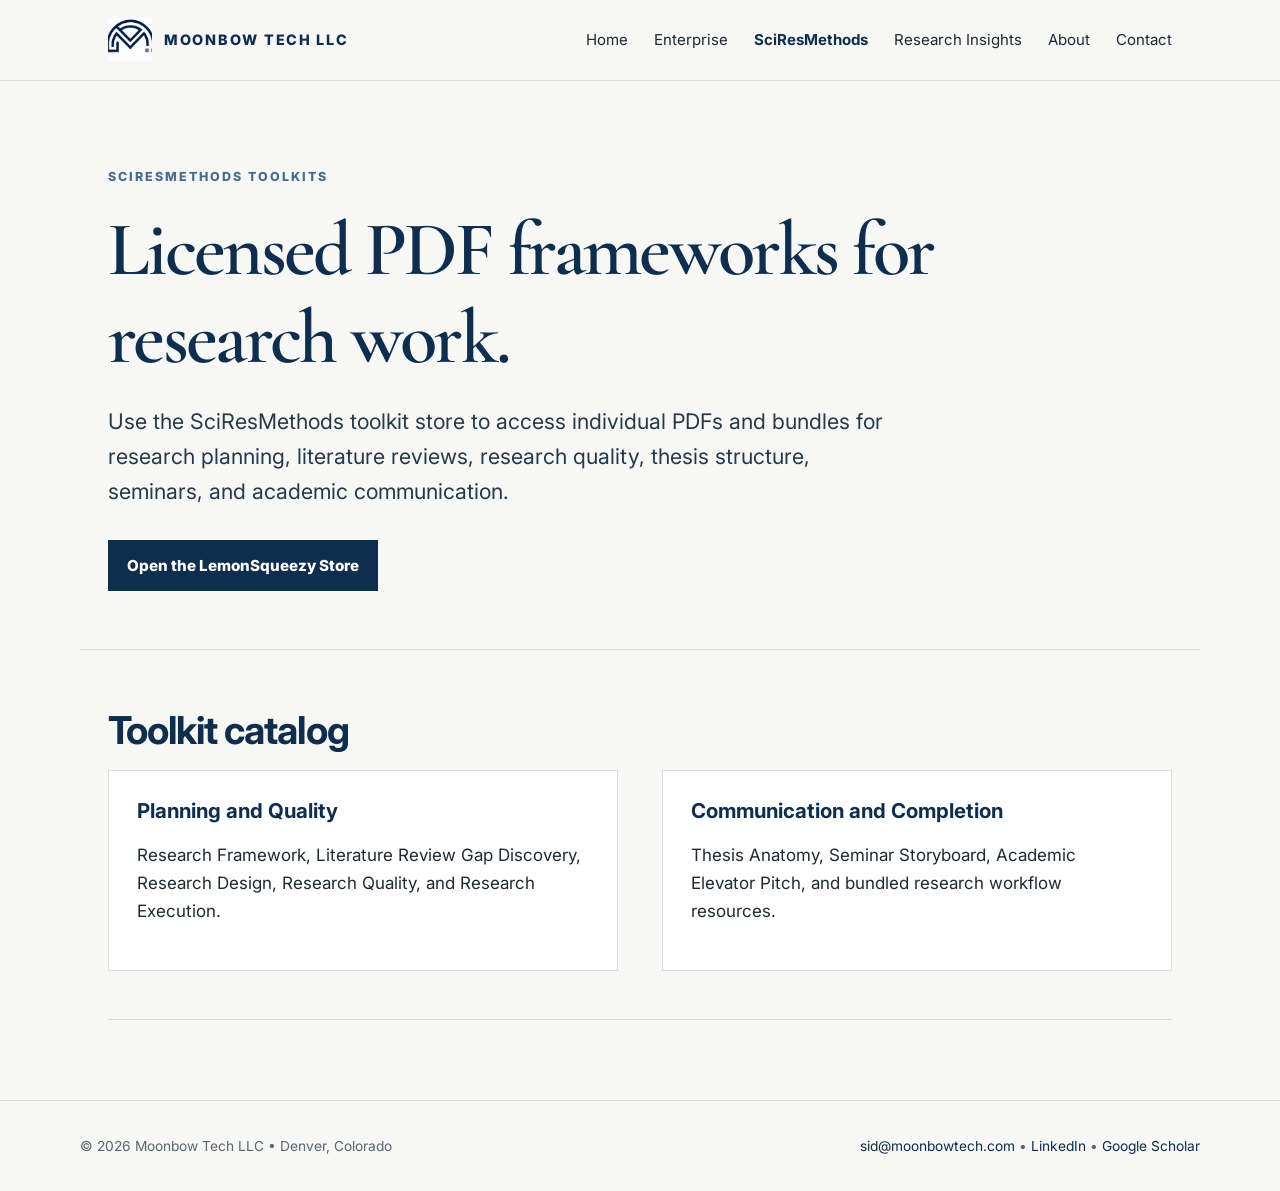
<file: sciresmethods/toolkits/index.html>
<!doctype html>
<html lang="en">
<head><meta charset="utf-8"><meta name="viewport" content="width=device-width, initial-scale=1">
<title>SciResMethods Toolkits | Moonbow Tech</title>
<meta name="description" content="Licensed SciResMethods PDF toolkits for graduate students, researchers, and early-career academics.">
<link rel="icon" href="/favicon.ico">
<link rel="stylesheet" href="/styles.css">
<link rel="preconnect" href="https://fonts.googleapis.com">
<link rel="preconnect" href="https://fonts.gstatic.com" crossorigin>
<link href="https://fonts.googleapis.com/css2?family=Cormorant+Garamond:wght@500;600;700&family=Inter:wght@400;550;650;750;850&display=swap" rel="stylesheet"></head>
<body>
<header class="site-header">
  <nav class="nav">
    <a class="brand" href="/">
      <img src="/assets/moonbow-icon.png" alt="Moonbow Tech logo">
      <span>MOONBOW TECH LLC</span>
    </a>
    <div class="nav-links">
      <a class="" href="/">Home</a>
      <a class="" href="/methodology/">Enterprise</a>
      <a class="active" href="/sciresmethods/">SciResMethods</a>
      <a class="" href="/research-insights/">Research Insights</a>
      <a class="" href="/about/">About</a>
      <a class="" href="/contact/">Contact</a>
    </div>
  </nav>
</header>
<section class="hero"><div><div class="eyebrow">SciResMethods Toolkits</div><h1>Licensed PDF frameworks for research work.</h1><p class="lead">Use the SciResMethods toolkit store to access individual PDFs and bundles for research planning, literature reviews, research quality, thesis structure, seminars, and academic communication.</p><div class="btn-row"><a class="btn primary" href="https://moonbow.lemonsqueezy.com">Open the LemonSqueezy Store</a></div></div></section>
<main><section class="section"><h2>Toolkit catalog</h2><div class="grid-2"><div class="card"><h3>Planning and Quality</h3><p>Research Framework, Literature Review Gap Discovery, Research Design, Research Quality, and Research Execution.</p></div><div class="card"><h3>Communication and Completion</h3><p>Thesis Anatomy, Seminar Storyboard, Academic Elevator Pitch, and bundled research workflow resources.</p></div></div></section></main>
<footer class="footer">
  <div class="footer-inner">
    <div>© 2026 Moonbow Tech LLC • Denver, Colorado</div>
    <div><a href="mailto:sid@moonbowtech.com">sid@moonbowtech.com</a> • <a href="https://linkedin.com/in/siddharthsuryanarayanan">LinkedIn</a> • <a href="https://scholar.google.com/citations?user=jVPhG2cAAAAJ&hl=en">Google Scholar</a></div>
  </div>
</footer></body></html>
</file>
<file: styles.css>
:root{
  --navy:#0F2D4D;
  --slate:#486B8E;
  --steel:#7A8899;
  --line:#D8DDE3;
  --warm:#F7F7F5;
  --paper:#FFFFFF;
  --charcoal:#1F2933;
  --muted:#596673;
  --bluegray:#EEF3F7;
  --max:1120px;
}
*{box-sizing:border-box}
html{scroll-behavior:smooth}
body{
  margin:0;
  background:var(--warm);
  color:var(--charcoal);
  font-family:Inter, "Source Sans Pro", -apple-system, BlinkMacSystemFont, "Segoe UI", sans-serif;
  line-height:1.65;
  font-size:17px;
}
a{color:var(--navy); text-decoration:none}
a:hover{text-decoration:underline}
.site-header{
  background:rgba(247,247,245,.96);
  border-bottom:1px solid var(--line);
  position:sticky;
  top:0;
  z-index:20;
  backdrop-filter:blur(8px);
}
.nav{
  max-width:var(--max);
  margin:0 auto;
  display:flex;
  align-items:center;
  justify-content:space-between;
  padding:18px 28px;
  gap:30px;
}
.brand{
  display:flex;
  align-items:center;
  gap:12px;
  font-weight:800;
  letter-spacing:.12em;
  font-size:.9rem;
  color:var(--navy);
}
.brand img{width:44px;height:44px;object-fit:contain}
.nav-links{display:flex;gap:26px;align-items:center;font-size:.94rem}
.nav-links a{color:var(--charcoal)}
.nav-links a.active{color:var(--navy);font-weight:700}
.hero{
  max-width:var(--max);
  margin:0 auto;
  padding:86px 28px 58px;
  border-bottom:1px solid var(--line);
}
.hero-grid{
  display:grid;
  grid-template-columns:1.25fr .75fr;
  gap:56px;
  align-items:center;
}
.eyebrow{
  color:var(--slate);
  font-weight:800;
  letter-spacing:.16em;
  text-transform:uppercase;
  font-size:.78rem;
  margin-bottom:18px;
}
h1,h2,h3{
  line-height:1.15;
  color:var(--navy);
  margin:0 0 18px;
}
h1{
  font-family:"Cormorant Garamond", Georgia, serif;
  font-size:clamp(3rem,6vw,5.6rem);
  font-weight:600;
  letter-spacing:-.035em;
}
h2{
  font-size:clamp(1.7rem,3vw,2.6rem);
  letter-spacing:-.025em;
}
h3{font-size:1.28rem}
.lead{
  font-size:1.34rem;
  color:#26394A;
  max-width:800px;
}
.hero-card{
  background:var(--paper);
  border:1px solid var(--line);
  padding:30px;
}
.hero-card .rule{height:3px;background:var(--navy);width:72px;margin:0 0 22px}
.kicker{font-size:.82rem;letter-spacing:.14em;text-transform:uppercase;font-weight:800;color:var(--slate)}
.btn-row{display:flex;gap:14px;flex-wrap:wrap;margin-top:30px}
.btn{
  display:inline-block;
  border:1px solid var(--navy);
  padding:12px 18px;
  font-weight:800;
  font-size:.95rem;
}
.btn.primary{background:var(--navy);color:white}
.btn.secondary{background:transparent;color:var(--navy)}
main{max-width:var(--max);margin:0 auto;padding:58px 28px 80px}
.section{padding:48px 0;border-bottom:1px solid var(--line)}
.section:first-child{padding-top:0}
.grid-3{display:grid;grid-template-columns:repeat(3,1fr);gap:22px}
.grid-2{display:grid;grid-template-columns:1fr 1fr;gap:44px;align-items:start}
.card{
  background:var(--paper);
  border:1px solid var(--line);
  padding:28px;
}
.card .label{
  color:var(--slate);
  font-weight:900;
  letter-spacing:.14em;
  text-transform:uppercase;
  font-size:.72rem;
  margin-bottom:12px;
}
.callout{
  border-left:4px solid var(--navy);
  background:var(--paper);
  padding:24px 28px;
  margin-top:26px;
  font-weight:650;
}
.process{
  display:grid;
  gap:14px;
  margin-top:30px;
}
.process-step{
  display:grid;
  grid-template-columns:52px 1fr;
  gap:18px;
  align-items:start;
  background:var(--paper);
  border:1px solid var(--line);
  padding:22px;
}
.step-num{
  width:42px;height:42px;border-radius:50%;
  background:var(--bluegray);color:var(--navy);
  display:flex;align-items:center;justify-content:center;
  font-weight:900;
}
.profile{
  display:grid;
  grid-template-columns:320px 1fr;
  gap:46px;
  align-items:start;
}
.profile img{
  width:100%;
  border:1px solid var(--line);
  display:block;
}
.profile-links{display:flex;gap:18px;flex-wrap:wrap;margin-top:18px}
.insight-list{display:grid;gap:18px;margin-top:20px}
.insight{
  padding:24px;
  border:1px solid var(--line);
  background:var(--paper);
}
.footer{
  border-top:1px solid var(--line);
  padding:34px 28px;
  color:var(--muted);
  font-size:.86rem;
}
.footer-inner{
  max-width:var(--max);
  margin:0 auto;
  display:flex;
  justify-content:space-between;
  gap:24px;
  flex-wrap:wrap;
}
.small-logo{height:54px;max-width:260px;object-fit:contain;object-position:left}
.logo-hero{
  max-width:520px;
  width:100%;
  margin-bottom:28px;
}
@media(max-width:820px){
  .nav{align-items:flex-start;flex-direction:column;gap:14px}
  .nav-links{gap:14px;flex-wrap:wrap}
  .hero-grid,.grid-3,.grid-2,.profile{grid-template-columns:1fr}
  h1{font-size:3.3rem}
  .hero{padding-top:50px}
}

.logo-hero{
  max-width:260px;
  height:auto;
  margin-bottom:24px;
}
.entry-grid{
  align-items:stretch;
}
.entry-card{
  display:flex;
  flex-direction:column;
  justify-content:space-between;
  gap:18px;
}
.clean-list{
  margin:0;
  padding-left:1.1rem;
}
.clean-list li{
  margin:0 0 10px;
}
@media (max-width: 860px){
  .hero-grid,.grid-2,.grid-3{
    grid-template-columns:1fr;
  }
  .nav{
    align-items:flex-start;
  }
  .nav-links{
    flex-wrap:wrap;
    gap:14px;
  }
}
</file>
